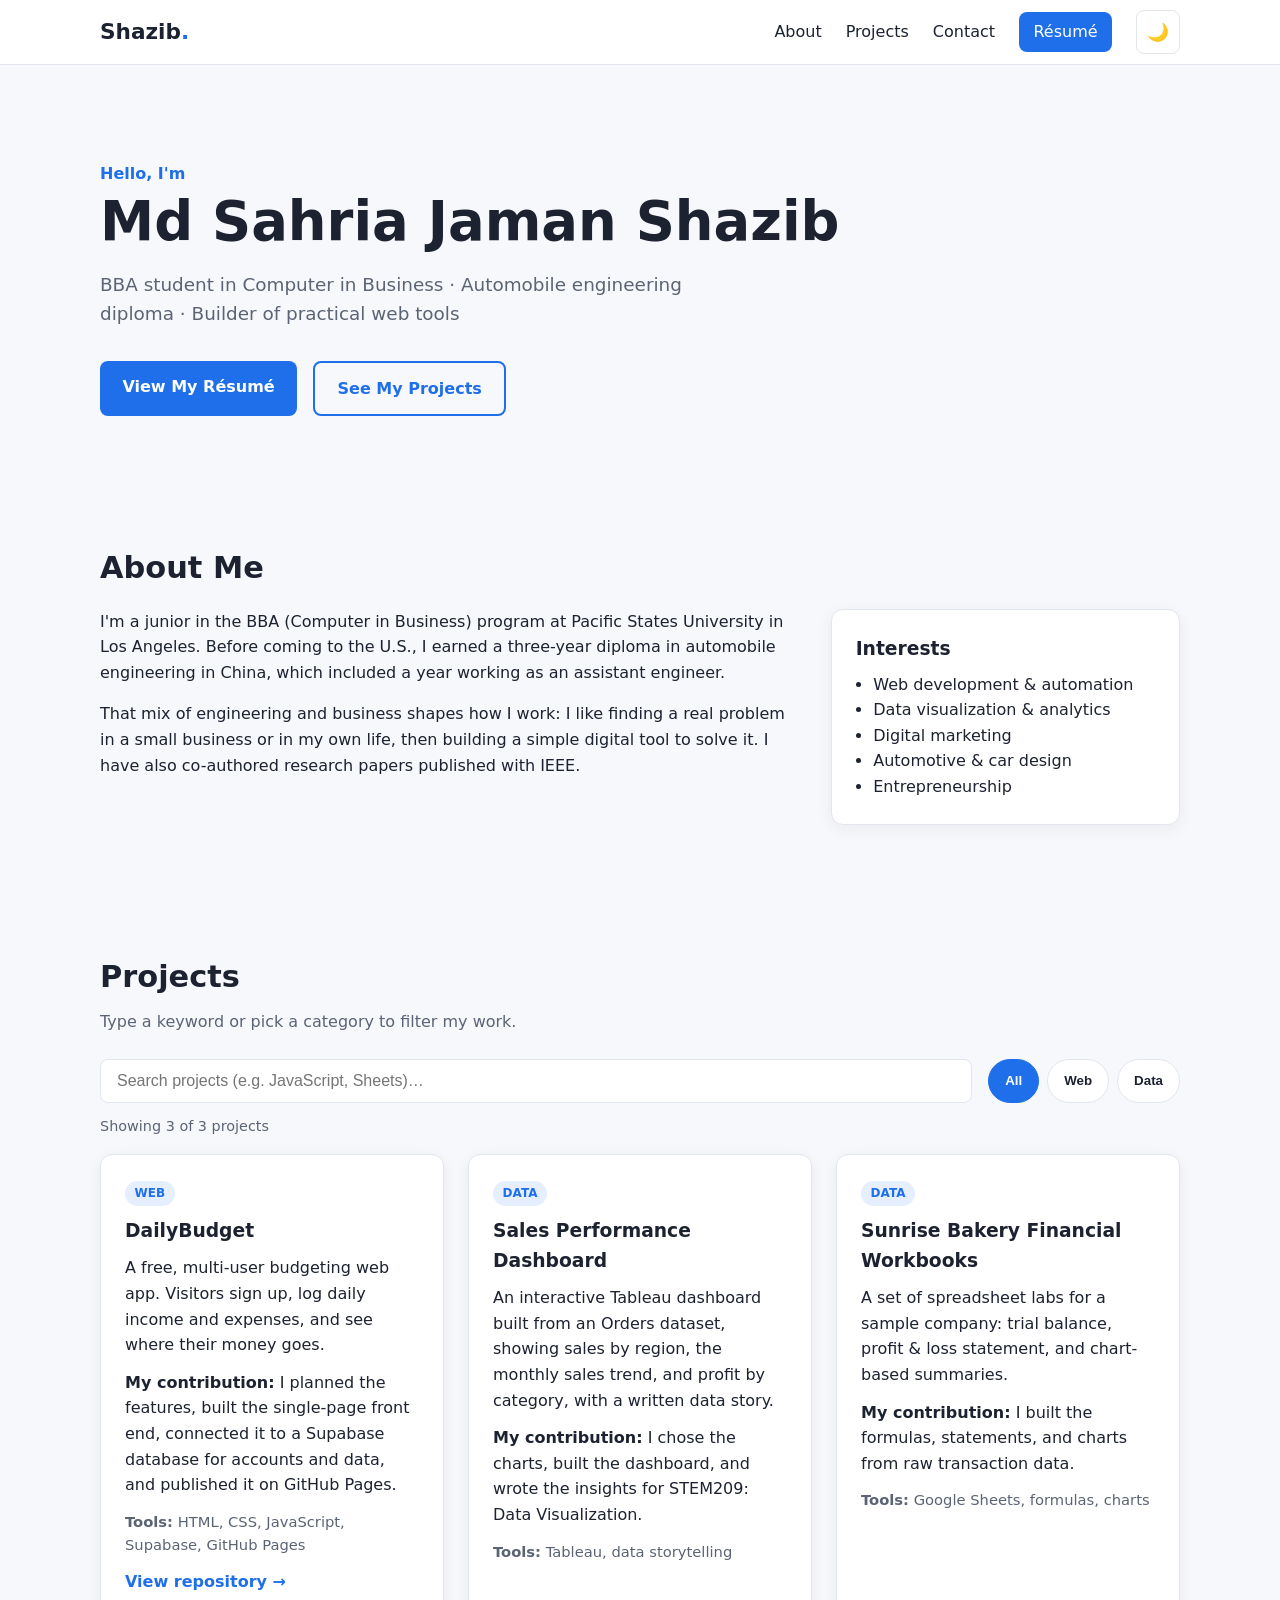
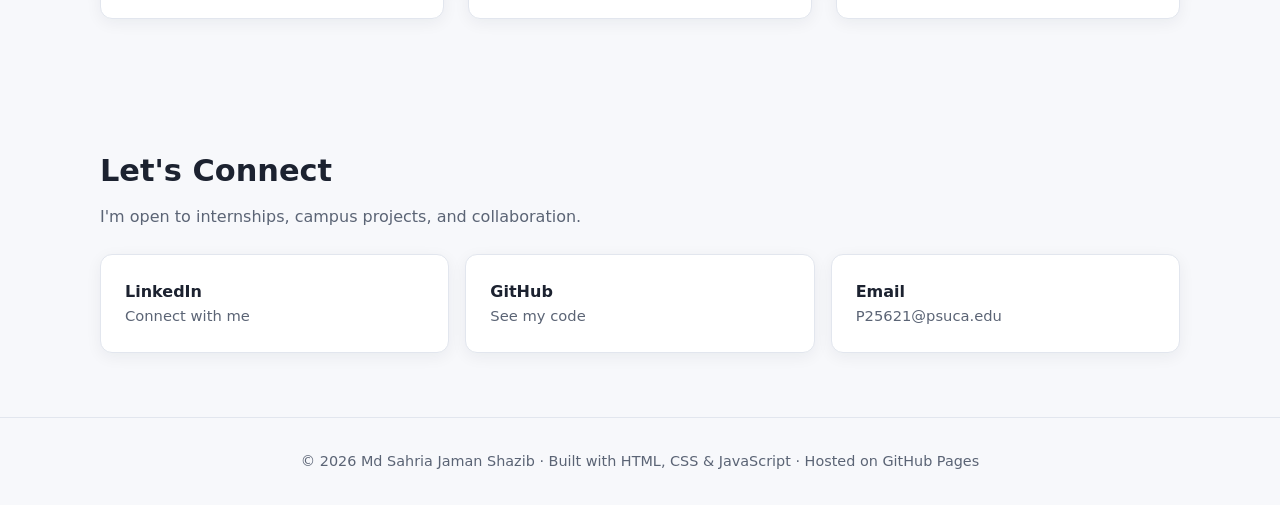
<file: index.html>
<!DOCTYPE html>
<html lang="en">
<head>
  <meta charset="UTF-8">
  <meta name="viewport" content="width=device-width, initial-scale=1.0">
  <title>Md Sahria Jaman Shazib | Portfolio</title>
  <meta name="description" content="Portfolio of Md Sahria Jaman Shazib — BBA (Computer in Business) student at Pacific States University.">
  <link rel="stylesheet" href="style.css">
</head>
<body>

  <!-- ===== Navigation ===== -->
  <header class="site-header">
    <nav class="nav container">
      <a href="#home" class="logo">Shazib<span>.</span></a>

      <!-- Mobile menu button (handled in script.js → toggleMenu) -->
      <button id="menuBtn" class="menu-btn" aria-label="Open menu" aria-expanded="false">☰</button>

      <ul id="navLinks" class="nav-links">
        <li><a href="#about">About</a></li>
        <li><a href="#projects">Projects</a></li>
        <li><a href="#contact">Contact</a></li>
        <li><a href="resume.html" class="btn-small">Résumé</a></li>
        <li>
          <!-- Dark-mode toggle (handled in script.js → toggleTheme) -->
          <button id="themeBtn" class="theme-btn" aria-label="Switch to dark mode">🌙</button>
        </li>
      </ul>
    </nav>
  </header>

  <main>
    <!-- ===== Home / Hero ===== -->
    <section id="home" class="hero container">
      <p class="eyebrow">Hello, I'm</p>
      <h1>Md Sahria Jaman Shazib</h1>
      <p class="tagline">BBA student in Computer in Business · Automobile engineering diploma · Builder of practical web tools</p>
      <div class="hero-actions">
        <a href="resume.html" class="btn">View My Résumé</a>
        <a href="#projects" class="btn btn-outline">See My Projects</a>
      </div>
    </section>

    <!-- ===== About ===== -->
    <section id="about" class="section container">
      <h2>About Me</h2>
      <div class="about-grid">
        <div>
          <p>
            I'm a junior in the BBA (Computer in Business) program at Pacific States University in
            Los Angeles. Before coming to the U.S., I earned a three-year diploma in automobile
            engineering in China, which included a year working as an assistant engineer.
          </p>
          <p>
            That mix of engineering and business shapes how I work: I like finding a real problem
            in a small business or in my own life, then building a simple digital tool to solve it.
            I have also co-authored research papers published with IEEE.
          </p>
        </div>
        <div class="card interests">
          <h3>Interests</h3>
          <ul>
            <li>Web development &amp; automation</li>
            <li>Data visualization &amp; analytics</li>
            <li>Digital marketing</li>
            <li>Automotive &amp; car design</li>
            <li>Entrepreneurship</li>
          </ul>
        </div>
      </div>
    </section>

    <!-- ===== Projects + Interactive Filter ===== -->
    <section id="projects" class="section container">
      <h2>Projects</h2>
      <p class="section-intro">Type a keyword or pick a category to filter my work.</p>

      <!-- INTERACTIVE FEATURE: project search + category filter (see script.js → filterProjects) -->
      <div class="filter-bar">
        <input id="searchBox" type="search" placeholder="Search projects (e.g. JavaScript, Sheets)…" aria-label="Search projects">
        <div class="filter-buttons" role="group" aria-label="Filter by category">
          <button class="filter-btn active" data-category="all">All</button>
          <button class="filter-btn" data-category="web">Web</button>
          <button class="filter-btn" data-category="data">Data</button>
        </div>
      </div>
      <p id="resultCount" class="result-count" aria-live="polite"></p>

      <div class="project-grid">

        <article class="card project" data-category="web" data-tags="javascript html css supabase github pages budget">
          <span class="badge">Web</span>
          <h3>DailyBudget</h3>
          <p>A free, multi-user budgeting web app. Visitors sign up, log daily income and expenses, and see where their money goes.</p>
          <p><strong>My contribution:</strong> I planned the features, built the single-page front end, connected it to a Supabase database for accounts and data, and published it on GitHub Pages.</p>
          <p class="tools"><strong>Tools:</strong> HTML, CSS, JavaScript, Supabase, GitHub Pages</p>
          <a class="link" href="https://github.com/shahriyajaman007-collab/dailybudget" target="_blank" rel="noopener">View repository →</a>
        </article>

        <article class="card project" data-category="data" data-tags="tableau dashboard data visualization sales">
          <span class="badge">Data</span>
          <h3>Sales Performance Dashboard</h3>
          <p>An interactive Tableau dashboard built from an Orders dataset, showing sales by region, the monthly sales trend, and profit by category, with a written data story.</p>
          <p><strong>My contribution:</strong> I chose the charts, built the dashboard, and wrote the insights for STEM209: Data Visualization.</p>
          <p class="tools"><strong>Tools:</strong> Tableau, data storytelling</p>
        </article>

        <article class="card project" data-category="data" data-tags="excel google sheets accounting trial balance p&l charts">
          <span class="badge">Data</span>
          <h3>Sunrise Bakery Financial Workbooks</h3>
          <p>A set of spreadsheet labs for a sample company: trial balance, profit &amp; loss statement, and chart-based summaries.</p>
          <p><strong>My contribution:</strong> I built the formulas, statements, and charts from raw transaction data.</p>
          <p class="tools"><strong>Tools:</strong> Google Sheets, formulas, charts</p>
        </article>

      </div>
      <p id="noResults" class="no-results" hidden>No projects match your search. Try another keyword.</p>
    </section>

    <!-- ===== Contact / Social ===== -->
    <section id="contact" class="section container">
      <h2>Let's Connect</h2>
      <p class="section-intro">I'm open to internships, campus projects, and collaboration.</p>
      <div class="contact-links">
        <a class="card contact-card" href="https://www.linkedin.com/in/YOUR-LINKEDIN-ID" target="_blank" rel="noopener">
          <strong>LinkedIn</strong><span>Connect with me</span>
        </a>
        <a class="card contact-card" href="https://github.com/shahriyajaman007-collab" target="_blank" rel="noopener">
          <strong>GitHub</strong><span>See my code</span>
        </a>
        <a class="card contact-card" href="mailto:P25621@psuca.edu">
          <strong>Email</strong><span>P25621@psuca.edu</span>
        </a>
      </div>
    </section>
  </main>

  <footer class="footer">
    <p>© <span id="year"></span> Md Sahria Jaman Shazib · Built with HTML, CSS &amp; JavaScript · Hosted on GitHub Pages</p>
  </footer>

  <script src="script.js"></script>
</body>
</html>
</file>
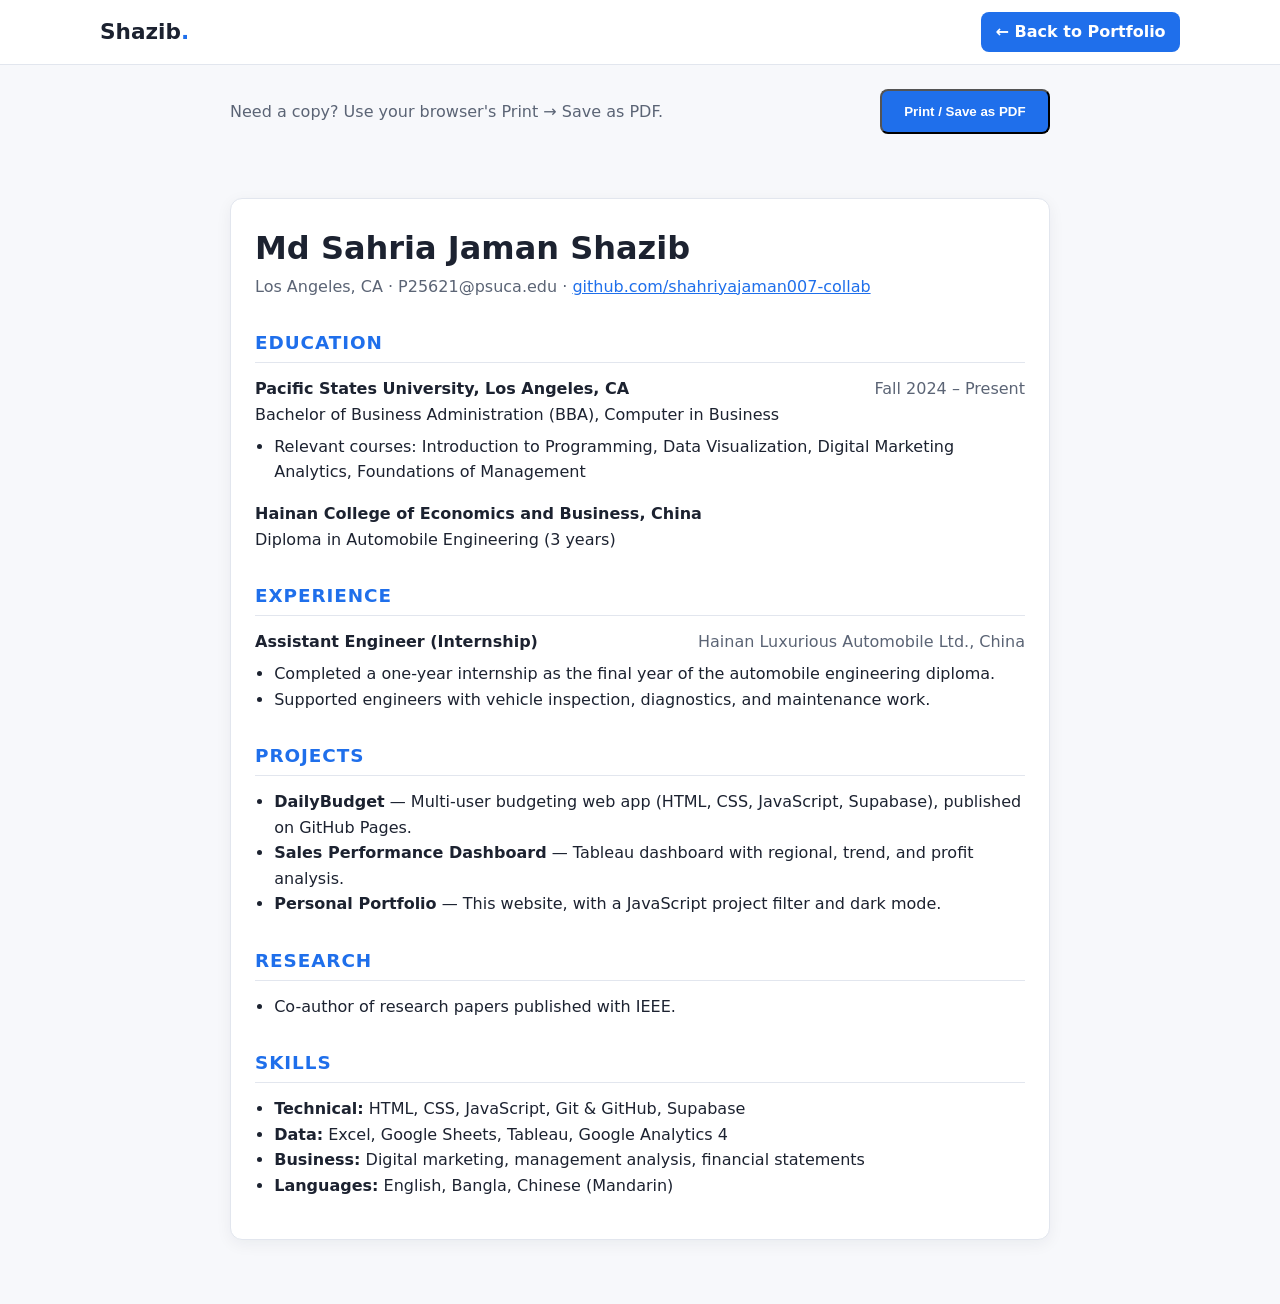
<file: resume.html>
<!DOCTYPE html>
<html lang="en">
<head>
  <meta charset="UTF-8">
  <meta name="viewport" content="width=device-width, initial-scale=1.0">
  <title>Résumé | Md Sahria Jaman Shazib</title>
  <link rel="stylesheet" href="style.css">
  <style>
    .resume { max-width: 820px; margin: 2rem auto 4rem; }
    .resume h1 { font-size: 2rem; }
    .resume h2 { font-size: 1.15rem; text-transform: uppercase; letter-spacing: 0.05em;
                 color: var(--accent); border-bottom: 1px solid var(--border);
                 padding-bottom: 0.3rem; margin: 1.8rem 0 0.8rem; }
    .resume .row { display: flex; justify-content: space-between; flex-wrap: wrap; gap: 0.5rem; }
    .resume .muted { color: var(--muted); }
    .resume ul { padding-left: 1.2rem; margin: 0.4rem 0 1rem; }
    .resume-top { display: flex; justify-content: space-between; align-items: center; flex-wrap: wrap; gap: 1rem; margin-top: 1.5rem; }
    @media print { .resume-top, .site-header { display: none; } .card { box-shadow: none; border: none; } }
  </style>
</head>
<body>
  <header class="site-header">
    <nav class="nav container">
      <a href="index.html" class="logo">Shazib<span>.</span></a>
      <a href="index.html" class="btn-small">← Back to Portfolio</a>
    </nav>
  </header>

  <main class="container">
    <div class="resume-top resume">
      <span class="muted">Need a copy? Use your browser's Print → Save as PDF.</span>
      <button class="btn" onclick="window.print()">Print / Save as PDF</button>
    </div>

    <article class="card resume">
      <h1>Md Sahria Jaman Shazib</h1>
      <p class="muted">Los Angeles, CA · P25621@psuca.edu ·
        <a href="https://github.com/shahriyajaman007-collab" target="_blank" rel="noopener">github.com/shahriyajaman007-collab</a></p>

      <h2>Education</h2>
      <div class="row"><strong>Pacific States University, Los Angeles, CA</strong><span class="muted">Fall 2024 – Present</span></div>
      <p>Bachelor of Business Administration (BBA), Computer in Business</p>
      <ul>
        <li>Relevant courses: Introduction to Programming, Data Visualization, Digital Marketing Analytics, Foundations of Management</li>
      </ul>

      <div class="row"><strong>Hainan College of Economics and Business, China</strong></div>
      <p>Diploma in Automobile Engineering (3 years)</p>

      <h2>Experience</h2>
      <div class="row"><strong>Assistant Engineer (Internship)</strong><span class="muted">Hainan Luxurious Automobile Ltd., China</span></div>
      <ul>
        <li>Completed a one-year internship as the final year of the automobile engineering diploma.</li>
        <li>Supported engineers with vehicle inspection, diagnostics, and maintenance work.</li>
      </ul>

      <h2>Projects</h2>
      <ul>
        <li><strong>DailyBudget</strong> — Multi-user budgeting web app (HTML, CSS, JavaScript, Supabase), published on GitHub Pages.</li>
        <li><strong>Sales Performance Dashboard</strong> — Tableau dashboard with regional, trend, and profit analysis.</li>
        <li><strong>Personal Portfolio</strong> — This website, with a JavaScript project filter and dark mode.</li>
      </ul>

      <h2>Research</h2>
      <ul>
        <li>Co-author of research papers published with IEEE.</li>
      </ul>

      <h2>Skills</h2>
      <ul>
        <li><strong>Technical:</strong> HTML, CSS, JavaScript, Git &amp; GitHub, Supabase</li>
        <li><strong>Data:</strong> Excel, Google Sheets, Tableau, Google Analytics 4</li>
        <li><strong>Business:</strong> Digital marketing, management analysis, financial statements</li>
        <li><strong>Languages:</strong> English, Bangla, Chinese (Mandarin)</li>
      </ul>
    </article>
  </main>
</body>
</html>
</file>
<file: style.css>
/* ===== Theme colors (light is default; .dark overrides) ===== */
:root {
  --bg: #f7f8fb;
  --surface: #ffffff;
  --text: #1c2230;
  --muted: #5b6475;
  --accent: #1f6feb;
  --accent-soft: #e6efff;
  --border: #e2e6ee;
  --shadow: 0 4px 16px rgba(20, 30, 50, 0.06);
}

body.dark {
  --bg: #0f141c;
  --surface: #171e29;
  --text: #e8ecf3;
  --muted: #a3adbd;
  --accent: #5b9bff;
  --accent-soft: #1d2a40;
  --border: #283244;
  --shadow: 0 4px 16px rgba(0, 0, 0, 0.35);
}

* { box-sizing: border-box; margin: 0; padding: 0; }

html { scroll-behavior: smooth; scroll-padding-top: 72px; }

body {
  font-family: system-ui, -apple-system, "Segoe UI", Roboto, sans-serif;
  background: var(--bg);
  color: var(--text);
  line-height: 1.6;
  transition: background 0.25s, color 0.25s;
}

.container { width: min(1080px, 92%); margin: 0 auto; }

a { color: var(--accent); }

/* ===== Header / Nav ===== */
.site-header {
  position: sticky; top: 0; z-index: 10;
  background: var(--surface);
  border-bottom: 1px solid var(--border);
}
.nav { display: flex; align-items: center; justify-content: space-between; height: 64px; }
.logo { font-weight: 800; font-size: 1.35rem; color: var(--text); text-decoration: none; }
.logo span { color: var(--accent); }

.nav-links { display: flex; align-items: center; gap: 1.5rem; list-style: none; }
.nav-links a { color: var(--text); text-decoration: none; font-weight: 500; }
.nav-links a:hover { color: var(--accent); }

.menu-btn, .theme-btn {
  background: none; border: 1px solid var(--border); color: var(--text);
  border-radius: 8px; cursor: pointer; font-size: 1.1rem;
  min-width: 44px; min-height: 44px;  /* comfortable tap target on phones */
}
.menu-btn { display: none; }

/* ===== Buttons ===== */
.btn, .btn-small {
  display: inline-block; background: var(--accent); color: #fff !important;
  text-decoration: none; border-radius: 8px; font-weight: 600;
}
.btn { padding: 0.8rem 1.4rem; }
.btn-small { padding: 0.45rem 0.9rem; }
.btn-outline { background: transparent; color: var(--accent) !important; border: 2px solid var(--accent); }

/* ===== Hero ===== */
.hero { padding: 6rem 0 4rem; }
.eyebrow { color: var(--accent); font-weight: 600; }
.hero h1 { font-size: clamp(2rem, 6vw, 3.4rem); line-height: 1.15; margin: 0.3rem 0 1rem; }
.tagline { color: var(--muted); font-size: 1.15rem; max-width: 640px; }
.hero-actions { display: flex; gap: 1rem; flex-wrap: wrap; margin-top: 2rem; }

/* ===== Sections ===== */
.section { padding: 4rem 0; }
.section h2 { font-size: 1.9rem; margin-bottom: 0.5rem; }
.section-intro { color: var(--muted); margin-bottom: 1.5rem; }

.card {
  background: var(--surface); border: 1px solid var(--border);
  border-radius: 12px; padding: 1.5rem; box-shadow: var(--shadow);
}

.about-grid { display: grid; grid-template-columns: 2fr 1fr; gap: 2rem; margin-top: 1rem; }
.about-grid p { margin-bottom: 1rem; }
.interests ul { padding-left: 1.1rem; margin-top: 0.5rem; }

/* ===== Project filter ===== */
.filter-bar { display: flex; flex-wrap: wrap; gap: 1rem; align-items: center; margin-bottom: 0.75rem; }
#searchBox {
  flex: 1 1 260px; padding: 0.75rem 1rem; font-size: 1rem;
  border: 1px solid var(--border); border-radius: 8px;
  background: var(--surface); color: var(--text);
}
.filter-buttons { display: flex; gap: 0.5rem; flex-wrap: wrap; }
.filter-btn {
  padding: 0.6rem 1rem; border-radius: 999px; cursor: pointer; font-weight: 600;
  border: 1px solid var(--border); background: var(--surface); color: var(--text);
  min-height: 44px;
}
.filter-btn.active { background: var(--accent); color: #fff; border-color: var(--accent); }
.result-count { color: var(--muted); font-size: 0.9rem; margin-bottom: 1rem; }

.project-grid { display: grid; grid-template-columns: repeat(auto-fill, minmax(300px, 1fr)); gap: 1.5rem; }
.project h3 { margin: 0.6rem 0; }
.project p { margin-bottom: 0.75rem; }
.project .tools { color: var(--muted); font-size: 0.92rem; }
.project.hidden { display: none; }
.badge {
  display: inline-block; font-size: 0.75rem; font-weight: 700; text-transform: uppercase;
  background: var(--accent-soft); color: var(--accent); padding: 0.2rem 0.6rem; border-radius: 999px;
}
.link { font-weight: 600; text-decoration: none; }
.no-results { margin-top: 1rem; color: var(--muted); }

/* ===== Contact ===== */
.contact-links { display: grid; grid-template-columns: repeat(auto-fit, minmax(200px, 1fr)); gap: 1rem; }
.contact-card { text-decoration: none; color: var(--text); display: flex; flex-direction: column; }
.contact-card span { color: var(--muted); font-size: 0.92rem; }
.contact-card:hover { border-color: var(--accent); }

.footer { text-align: center; padding: 2rem 1rem; color: var(--muted); border-top: 1px solid var(--border); font-size: 0.9rem; }

/* ===== Mobile ===== */
@media (max-width: 760px) {
  .menu-btn { display: block; }
  .nav-links {
    display: none; position: absolute; top: 64px; left: 0; right: 0;
    flex-direction: column; align-items: flex-start; gap: 0;
    background: var(--surface); border-bottom: 1px solid var(--border); padding: 0.5rem 4%;
  }
  .nav-links.open { display: flex; }
  .nav-links li { width: 100%; padding: 0.6rem 0; }
  .about-grid { grid-template-columns: 1fr; }
  .hero { padding: 4rem 0 2.5rem; }
}
</file>
